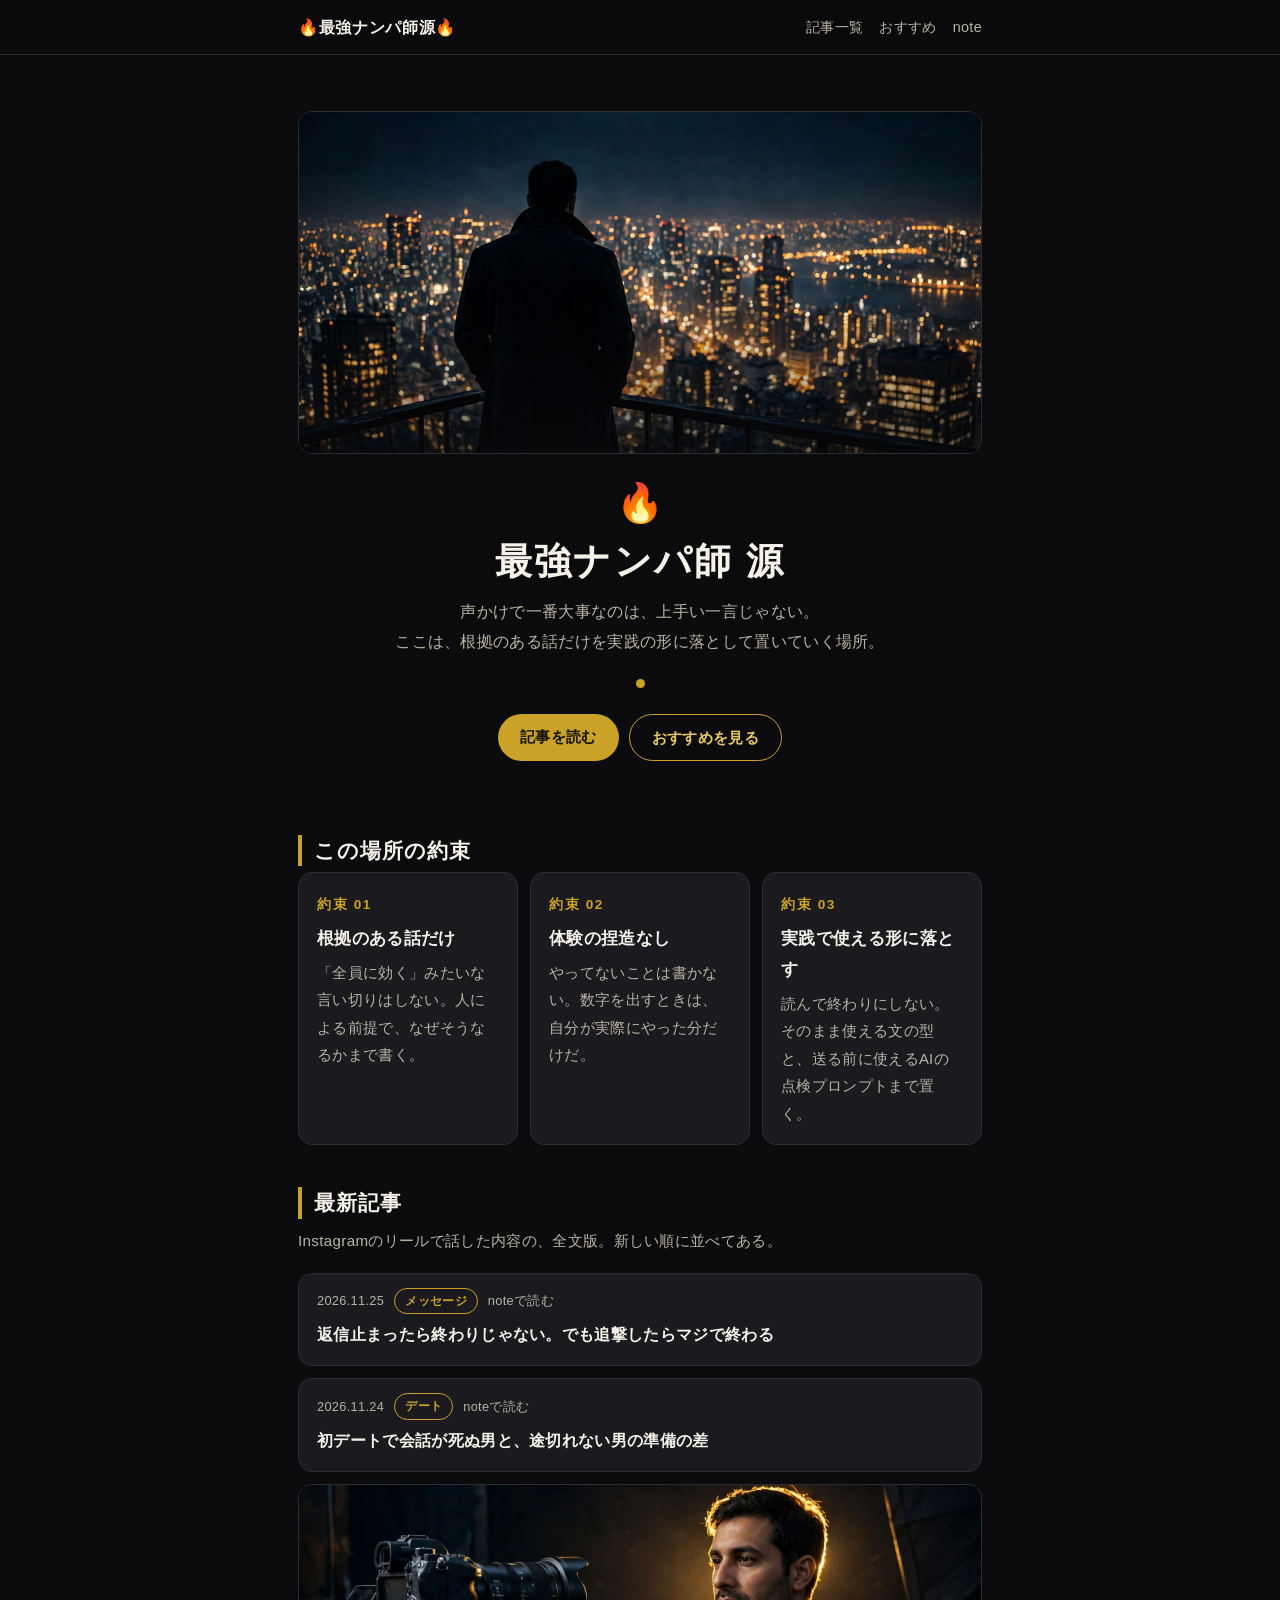
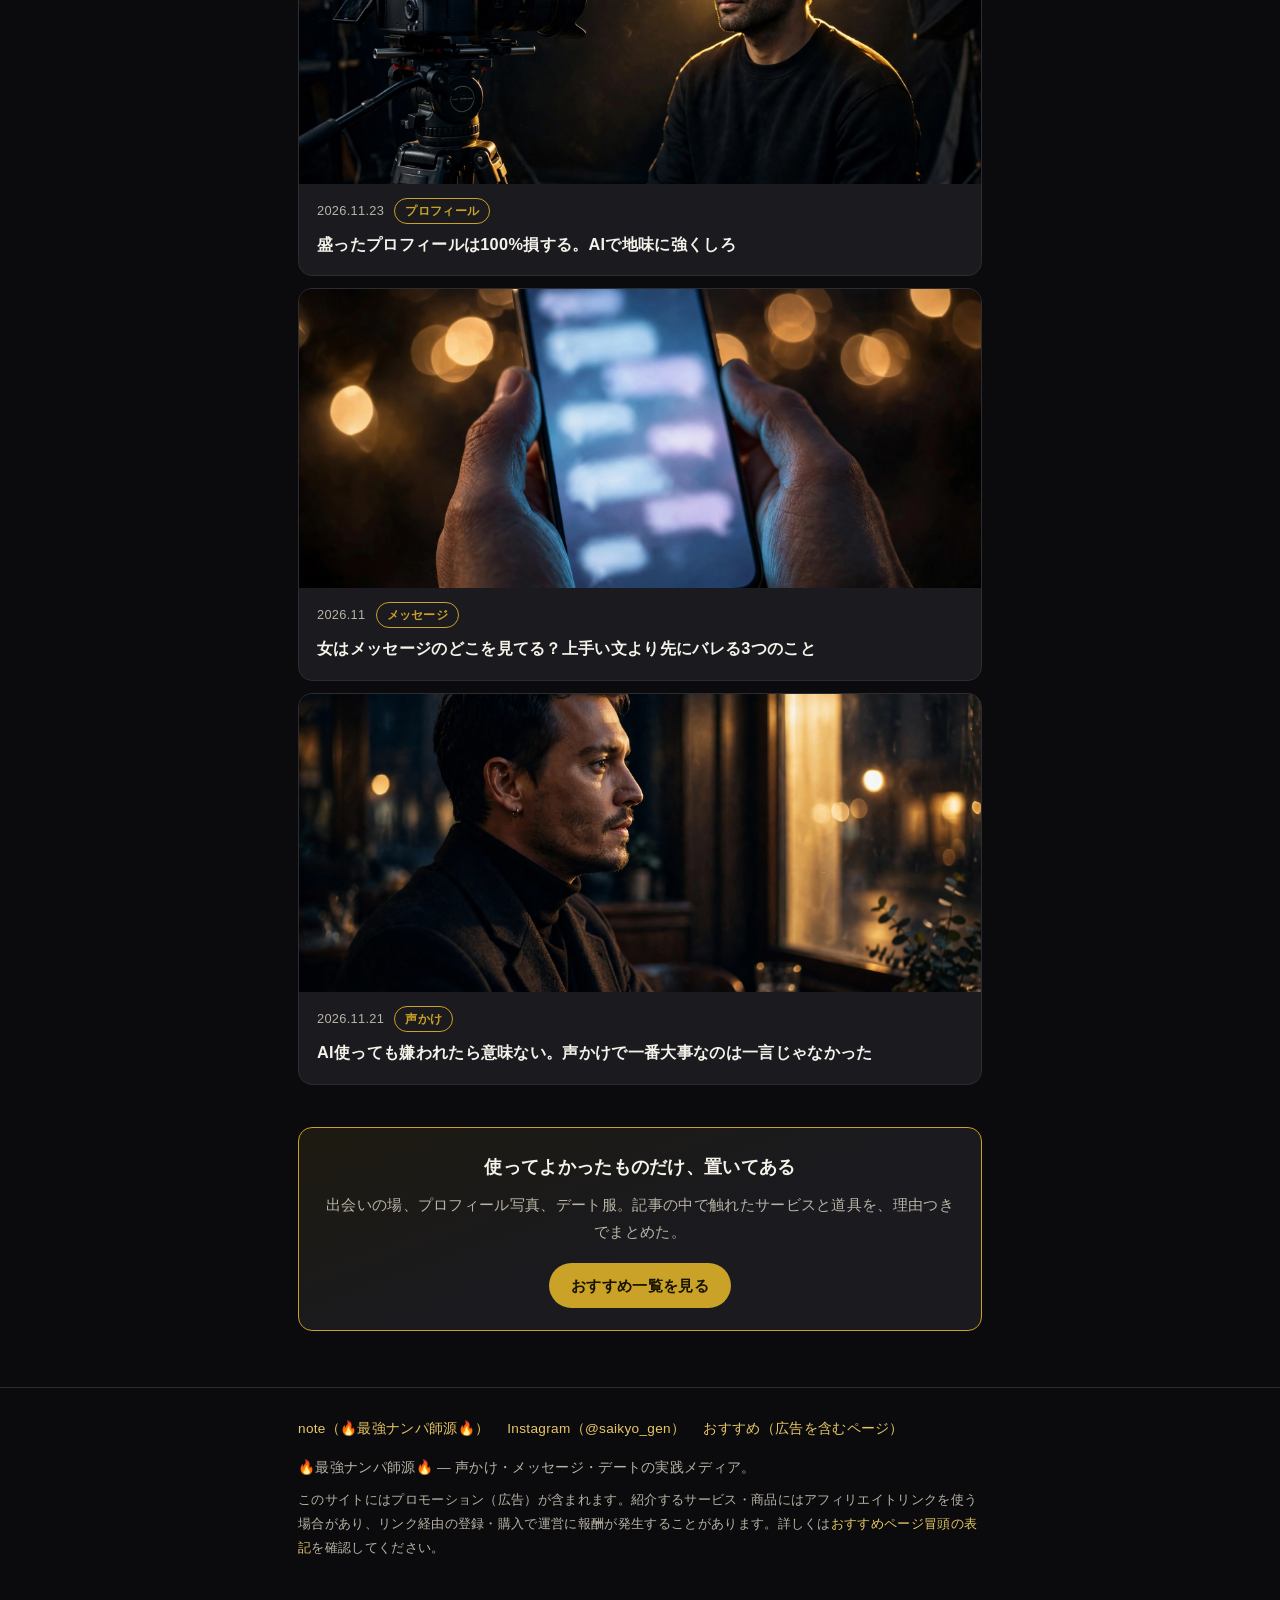
<file: index.html>
<!DOCTYPE html>
<html lang="ja">
<head>
<meta charset="UTF-8">
<meta name="viewport" content="width=device-width, initial-scale=1">
<title>🔥最強ナンパ師源🔥｜声かけ・メッセージ・デートの実践メディア</title>
<meta name="description" content="声かけ、メッセージ、プロフィール、初デート。根拠のある話だけを、実践で使える形で置いていく恋愛メディア。">
<link rel="stylesheet" href="style.css">
</head>
<body>

<header class="site-header">
  <div class="wrap">
    <a class="brand" href="index.html">🔥最強ナンパ師源🔥</a>
    <nav class="site-nav">
      <a href="ig.html">記事一覧</a>
      <a href="products.html">おすすめ</a>
      <a href="https://note.com/light_clover973">note</a>
    </nav>
  </div>
</header>

<main class="wrap">

  <section class="hero">
    <div class="hero-visual"><img src="img/hero.webp" alt="夜景を見渡す男性のシルエット"></div>
    <div class="flame">🔥</div>
    <h1>最強ナンパ師 源</h1>
    <p class="tagline">声かけで一番大事なのは、上手い一言じゃない。<br>ここは、根拠のある話だけを実践の形に落として置いていく場所。</p>
    <div class="gold-dot"></div>
    <div class="cta-row">
      <a class="btn" href="ig.html">記事を読む</a>
      <a class="btn btn-ghost" href="products.html">おすすめを見る</a>
    </div>
  </section>

  <section class="section">
    <h2>この場所の約束</h2>
    <div class="promises">
      <div class="promise reveal">
        <span class="num">約束 01</span>
        <h3>根拠のある話だけ</h3>
        <p>「全員に効く」みたいな言い切りはしない。人による前提で、なぜそうなるかまで書く。</p>
      </div>
      <div class="promise reveal">
        <span class="num">約束 02</span>
        <h3>体験の捏造なし</h3>
        <p>やってないことは書かない。数字を出すときは、自分が実際にやった分だけだ。</p>
      </div>
      <div class="promise reveal">
        <span class="num">約束 03</span>
        <h3>実践で使える形に落とす</h3>
        <p>読んで終わりにしない。そのまま使える文の型と、送る前に使えるAIの点検プロンプトまで置く。</p>
      </div>
    </div>
  </section>

  <section class="section">
    <h2>最新記事</h2>
    <p class="lead">Instagramのリールで話した内容の、全文版。新しい順に並べてある。</p>
    <ul class="article-list">
      <li class="article-item reveal">
        <a href="https://note.com/light_clover973/n/n527f3f31059d">
          <div class="item-body"><div class="article-meta"><time>2026.11.25</time><span class="cat">メッセージ</span><span>noteで読む</span></div>
          <span class="article-title">返信止まったら終わりじゃない。でも追撃したらマジで終わる</span>
          </div>
        </a>
      </li>
      <li class="article-item reveal">
        <a href="https://note.com/light_clover973/n/nc591de1a2098">
          <div class="item-body"><div class="article-meta"><time>2026.11.24</time><span class="cat">デート</span><span>noteで読む</span></div>
          <span class="article-title">初デートで会話が死ぬ男と、途切れない男の準備の差</span>
          </div>
        </a>
      </li>
      <li class="article-item reveal">
        <a href="articles/article3.html">
          <img class="thumb" src="img/article3.webp" alt="" loading="lazy">
          <div class="item-body"><div class="article-meta"><time>2026.11.23</time><span class="cat">プロフィール</span></div>
          <span class="article-title">盛ったプロフィールは100%損する。AIで地味に強くしろ</span>
          </div>
        </a>
      </li>
      <li class="article-item reveal">
        <a href="articles/article2.html">
          <img class="thumb" src="img/article2.webp" alt="" loading="lazy">
          <div class="item-body"><div class="article-meta"><time>2026.11</time><span class="cat">メッセージ</span></div>
          <span class="article-title">女はメッセージのどこを見てる？上手い文より先にバレる3つのこと</span>
          </div>
        </a>
      </li>
      <li class="article-item reveal">
        <a href="articles/article1.html">
          <img class="thumb" src="img/article1.webp" alt="" loading="lazy">
          <div class="item-body"><div class="article-meta"><time>2026.11.21</time><span class="cat">声かけ</span></div>
          <span class="article-title">AI使っても嫌われたら意味ない。声かけで一番大事なのは一言じゃなかった</span>
          </div>
        </a>
      </li>
    </ul>
  </section>

  <section class="section">
    <div class="funnel-card reveal">
      <h3>使ってよかったものだけ、置いてある</h3>
      <p>出会いの場、プロフィール写真、デート服。記事の中で触れたサービスと道具を、理由つきでまとめた。</p>
      <a class="btn" href="products.html">おすすめ一覧を見る</a>
    </div>
  </section>

</main>

<footer class="site-footer">
  <div class="wrap">
    <div class="foot-links">
      <a href="https://note.com/light_clover973">note（🔥最強ナンパ師源🔥）</a>
      <a href="https://www.instagram.com/saikyo_gen">Instagram（@saikyo_gen）</a>
      <a href="products.html">おすすめ（広告を含むページ）</a>
    </div>
    <p>🔥最強ナンパ師源🔥 — 声かけ・メッセージ・デートの実践メディア。</p>
    <p class="ad-note">このサイトにはプロモーション（広告）が含まれます。紹介するサービス・商品にはアフィリエイトリンクを使う場合があり、リンク経由の登録・購入で運営に報酬が発生することがあります。詳しくは<a href="products.html">おすすめページ冒頭の表記</a>を確認してください。</p>
  </div>
</footer>

<script src="anim.js"></script>
</body>
</html>
</file>
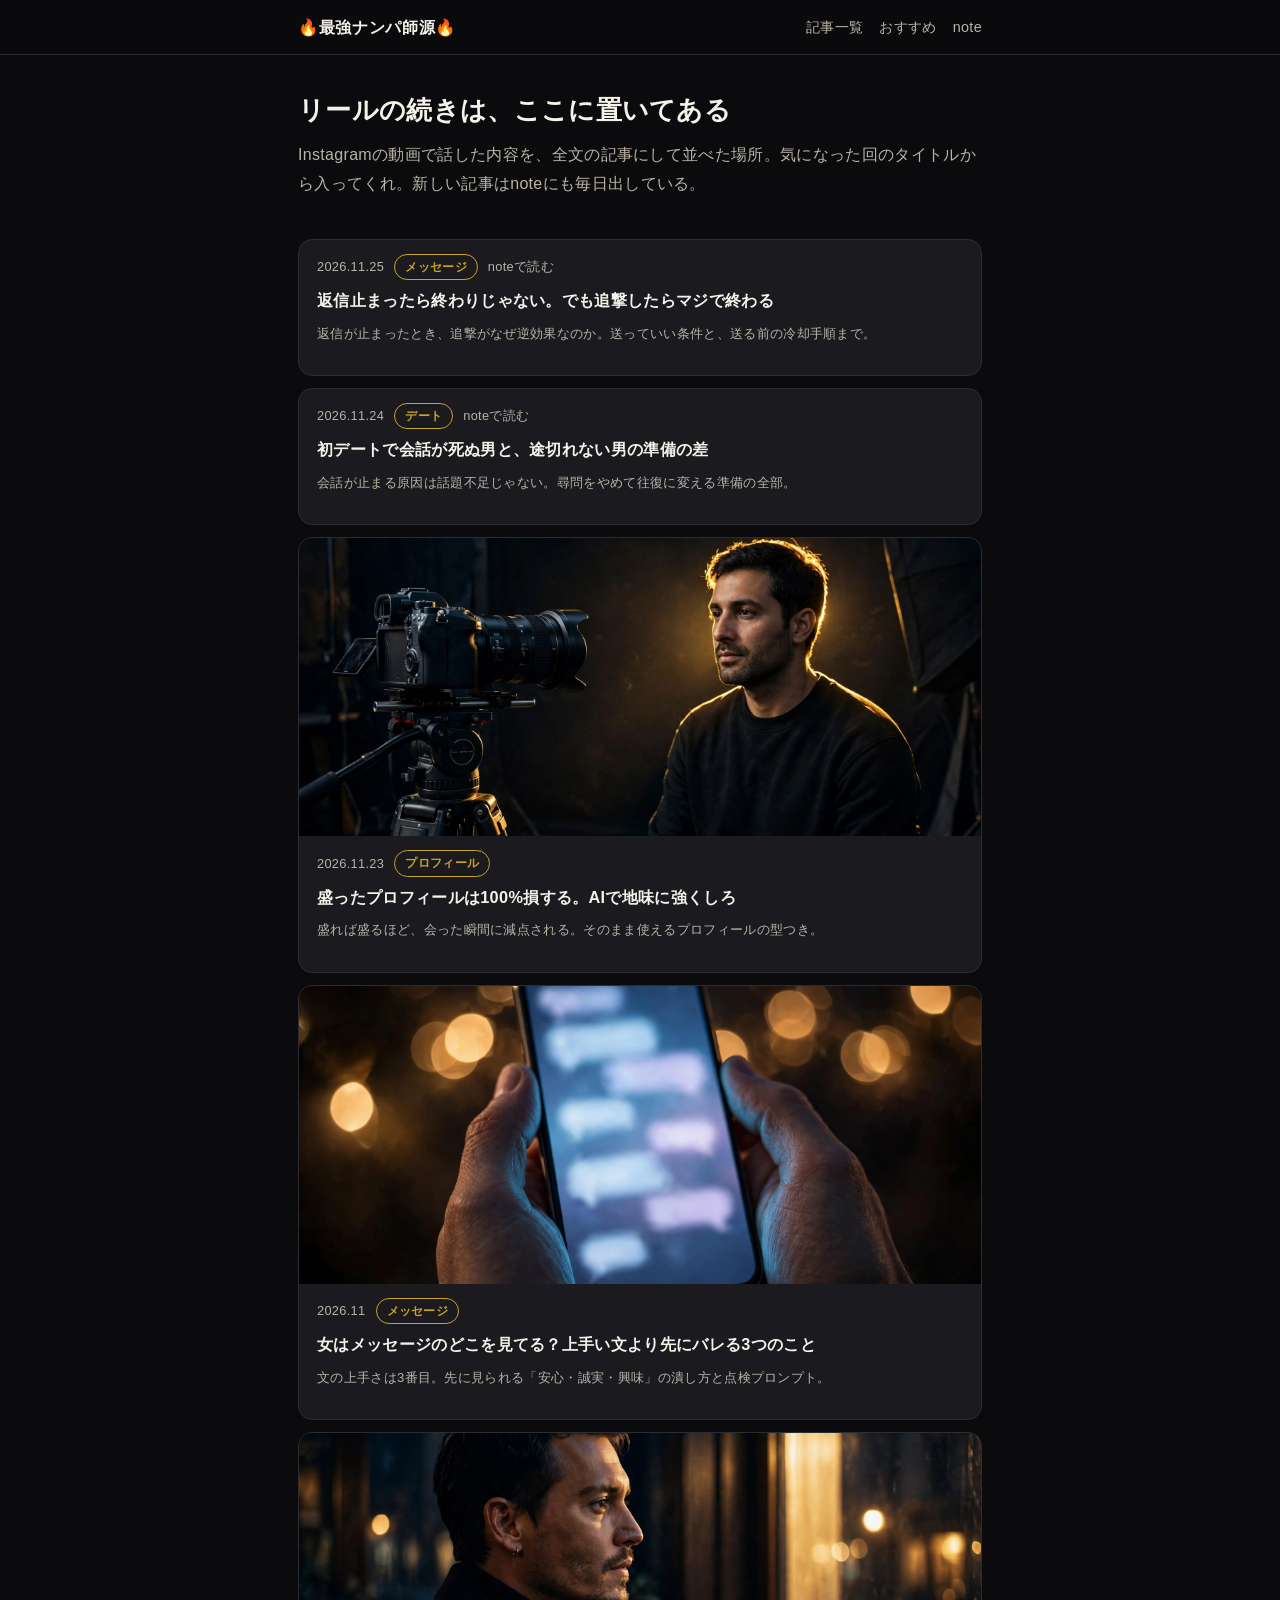
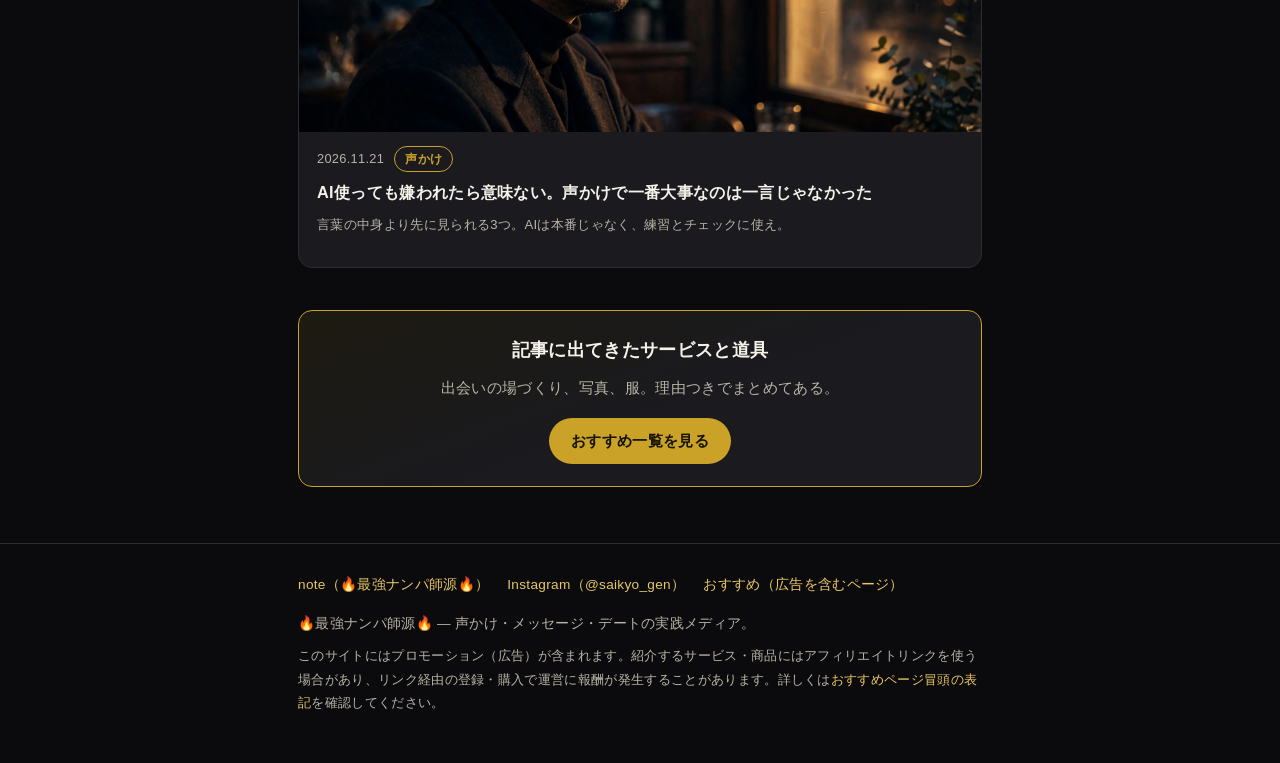
<file: ig.html>
<!DOCTYPE html>
<html lang="ja">
<head>
<meta charset="UTF-8">
<meta name="viewport" content="width=device-width, initial-scale=1">
<title>リールの続き、全記事ここにある｜🔥最強ナンパ師源🔥</title>
<meta name="description" content="Instagramのリールで話した内容の全文版。声かけ・メッセージ・プロフィール・デートの記事一覧。">
<link rel="stylesheet" href="style.css">
</head>
<body>

<header class="site-header">
  <div class="wrap">
    <a class="brand" href="index.html">🔥最強ナンパ師源🔥</a>
    <nav class="site-nav">
      <a href="ig.html">記事一覧</a>
      <a href="products.html">おすすめ</a>
      <a href="https://note.com/light_clover973">note</a>
    </nav>
  </div>
</header>

<main class="wrap">

  <section class="page-head">
    <h1>リールの続きは、ここに置いてある</h1>
    <p class="lead">Instagramの動画で話した内容を、全文の記事にして並べた場所。気になった回のタイトルから入ってくれ。新しい記事はnoteにも毎日出している。</p>
  </section>

  <section class="section">
    <ul class="article-list">
      <li class="article-item reveal">
        <a href="https://note.com/light_clover973/n/n527f3f31059d">
          <div class="item-body"><div class="article-meta"><time>2026.11.25</time><span class="cat">メッセージ</span><span>noteで読む</span></div>
          <span class="article-title">返信止まったら終わりじゃない。でも追撃したらマジで終わる</span>
          <p class="article-note">返信が止まったとき、追撃がなぜ逆効果なのか。送っていい条件と、送る前の冷却手順まで。</p>
          </div>
        </a>
      </li>
      <li class="article-item reveal">
        <a href="https://note.com/light_clover973/n/nc591de1a2098">
          <div class="item-body"><div class="article-meta"><time>2026.11.24</time><span class="cat">デート</span><span>noteで読む</span></div>
          <span class="article-title">初デートで会話が死ぬ男と、途切れない男の準備の差</span>
          <p class="article-note">会話が止まる原因は話題不足じゃない。尋問をやめて往復に変える準備の全部。</p>
          </div>
        </a>
      </li>
      <li class="article-item reveal">
        <a href="articles/article3.html">
          <img class="thumb" src="img/article3.webp" alt="" loading="lazy">
          <div class="item-body"><div class="article-meta"><time>2026.11.23</time><span class="cat">プロフィール</span></div>
          <span class="article-title">盛ったプロフィールは100%損する。AIで地味に強くしろ</span>
          <p class="article-note">盛れば盛るほど、会った瞬間に減点される。そのまま使えるプロフィールの型つき。</p>
          </div>
        </a>
      </li>
      <li class="article-item reveal">
        <a href="articles/article2.html">
          <img class="thumb" src="img/article2.webp" alt="" loading="lazy">
          <div class="item-body"><div class="article-meta"><time>2026.11</time><span class="cat">メッセージ</span></div>
          <span class="article-title">女はメッセージのどこを見てる？上手い文より先にバレる3つのこと</span>
          <p class="article-note">文の上手さは3番目。先に見られる「安心・誠実・興味」の潰し方と点検プロンプト。</p>
          </div>
        </a>
      </li>
      <li class="article-item reveal">
        <a href="articles/article1.html">
          <img class="thumb" src="img/article1.webp" alt="" loading="lazy">
          <div class="item-body"><div class="article-meta"><time>2026.11.21</time><span class="cat">声かけ</span></div>
          <span class="article-title">AI使っても嫌われたら意味ない。声かけで一番大事なのは一言じゃなかった</span>
          <p class="article-note">言葉の中身より先に見られる3つ。AIは本番じゃなく、練習とチェックに使え。</p>
          </div>
        </a>
      </li>
    </ul>
  </section>

  <section class="section">
    <div class="funnel-card reveal">
      <h3>記事に出てきたサービスと道具</h3>
      <p>出会いの場づくり、写真、服。理由つきでまとめてある。</p>
      <a class="btn" href="products.html">おすすめ一覧を見る</a>
    </div>
  </section>

</main>

<footer class="site-footer">
  <div class="wrap">
    <div class="foot-links">
      <a href="https://note.com/light_clover973">note（🔥最強ナンパ師源🔥）</a>
      <a href="https://www.instagram.com/saikyo_gen">Instagram（@saikyo_gen）</a>
      <a href="products.html">おすすめ（広告を含むページ）</a>
    </div>
    <p>🔥最強ナンパ師源🔥 — 声かけ・メッセージ・デートの実践メディア。</p>
    <p class="ad-note">このサイトにはプロモーション（広告）が含まれます。紹介するサービス・商品にはアフィリエイトリンクを使う場合があり、リンク経由の登録・購入で運営に報酬が発生することがあります。詳しくは<a href="products.html">おすすめページ冒頭の表記</a>を確認してください。</p>
  </div>
</footer>

<script src="anim.js"></script>
</body>
</html>
</file>
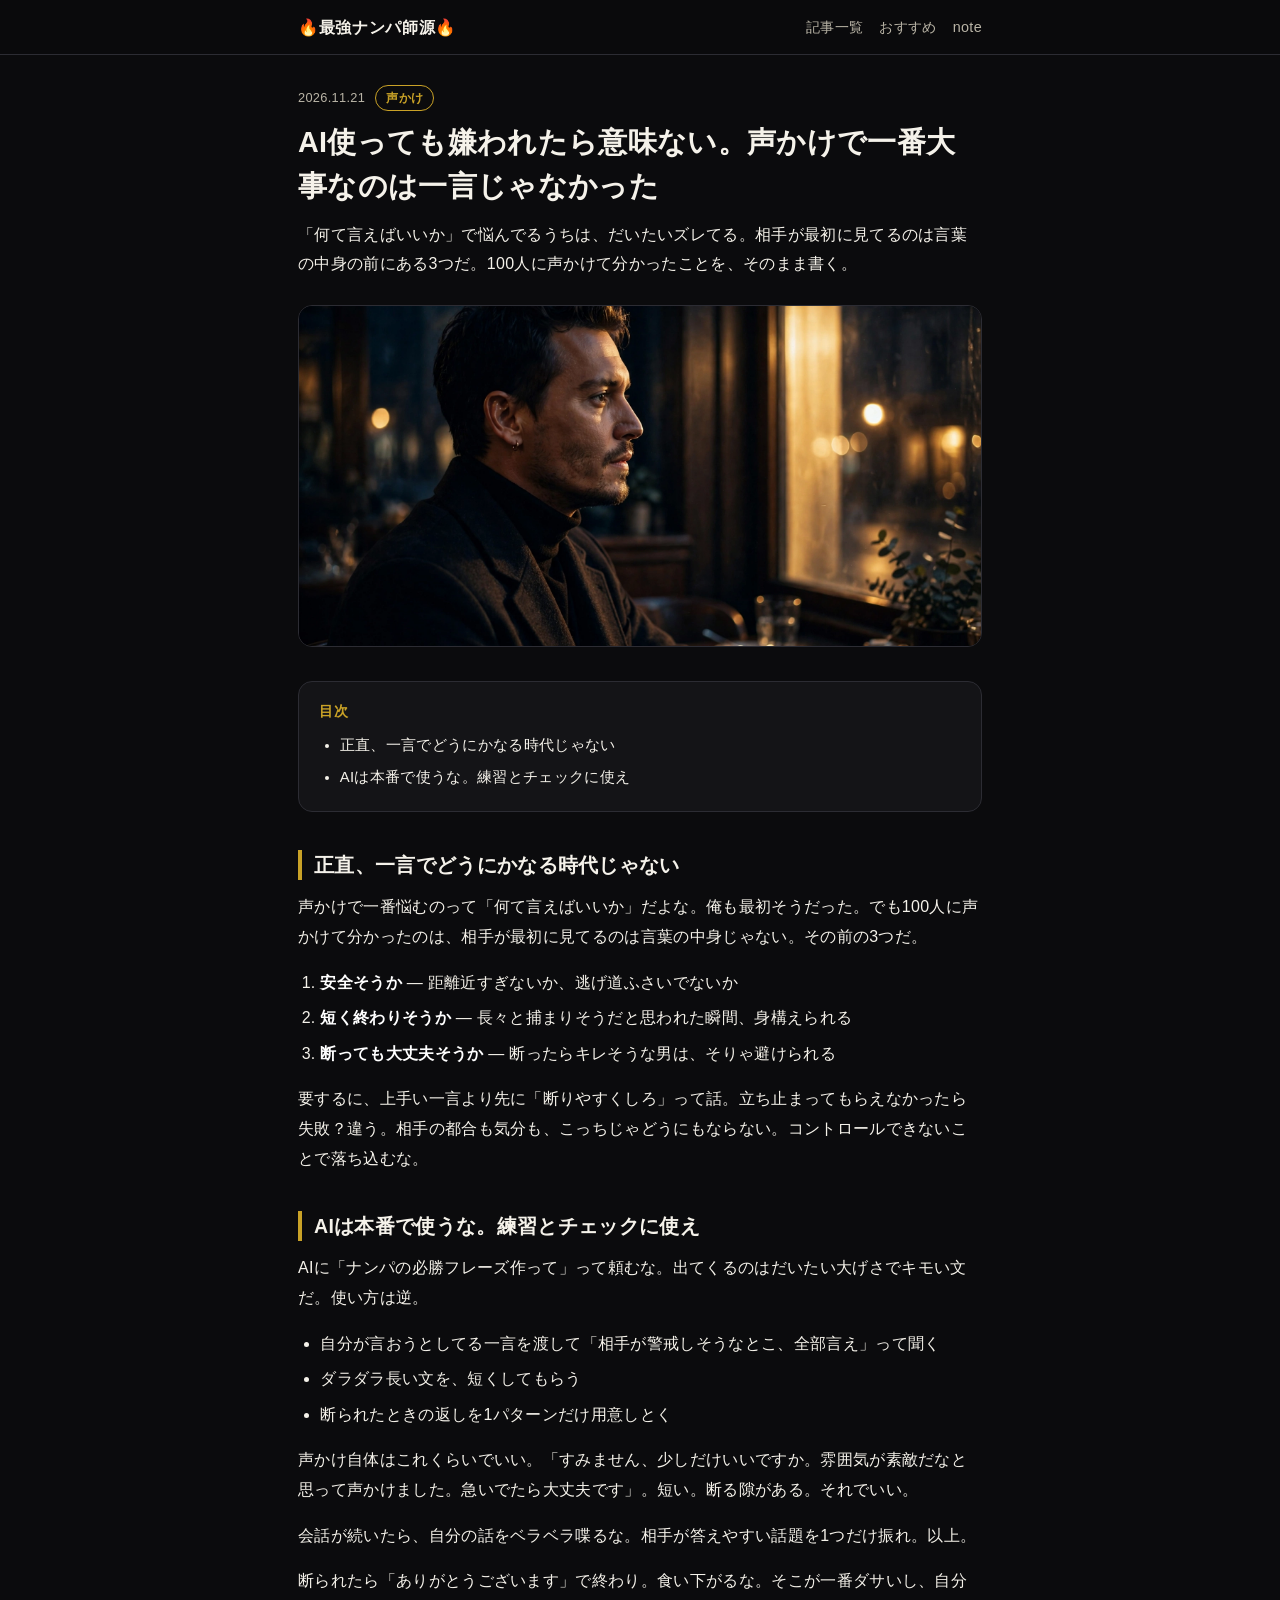
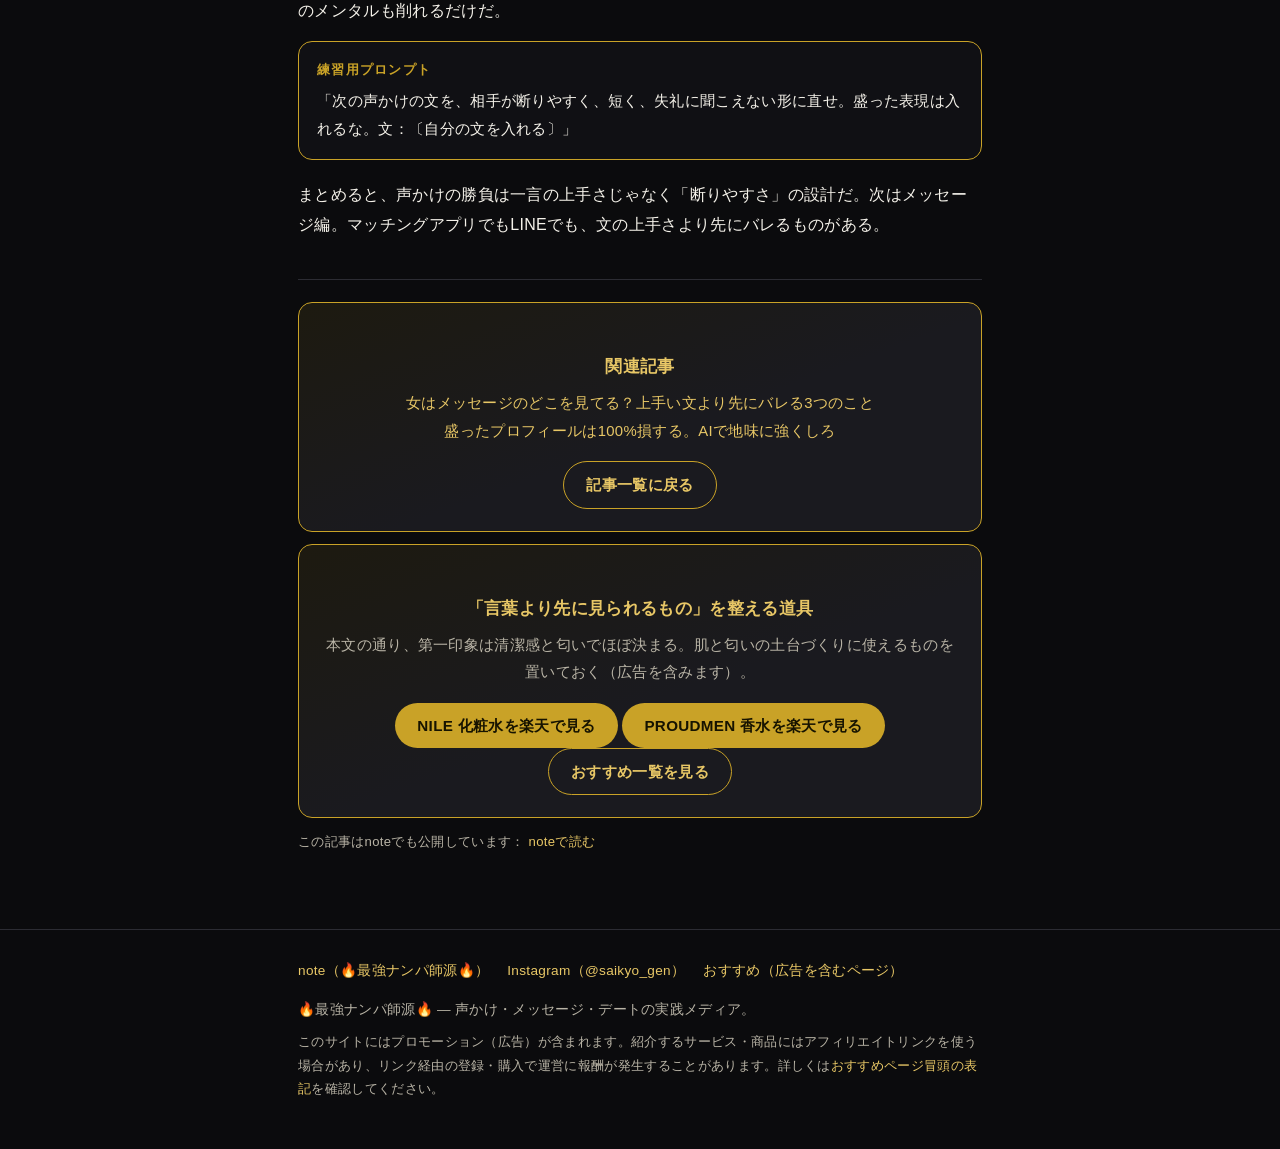
<file: articles/article1.html>
<!DOCTYPE html>
<html lang="ja">
<head>
<meta charset="UTF-8">
<meta name="viewport" content="width=device-width, initial-scale=1">
<title>AI使っても嫌われたら意味ない。声かけで一番大事なのは一言じゃなかった｜🔥最強ナンパ師源🔥</title>
<meta name="description" content="声かけで相手が最初に見ているのは、言葉の中身じゃない。その前の3つと、AIの正しい使い方（練習とチェック）を書いた。">
<link rel="stylesheet" href="../style.css">
</head>
<body>

<header class="site-header">
  <div class="wrap">
    <a class="brand" href="../index.html">🔥最強ナンパ師源🔥</a>
    <nav class="site-nav">
      <a href="../ig.html">記事一覧</a>
      <a href="../products.html">おすすめ</a>
      <a href="https://note.com/light_clover973">note</a>
    </nav>
  </div>
</header>

<main class="wrap">
  <article class="article-body">

    <div class="article-head">
      <div class="article-meta"><time>2026.11.21</time><span class="cat">声かけ</span></div>
      <h1>AI使っても嫌われたら意味ない。声かけで一番大事なのは一言じゃなかった</h1>
      <p>「何て言えばいいか」で悩んでるうちは、だいたいズレてる。相手が最初に見てるのは言葉の中身の前にある3つだ。100人に声かけて分かったことを、そのまま書く。</p>
    </div>

    <img class="cover-img" src="../img/article1.webp" alt="">

    <nav class="toc">
      <div class="toc-title">目次</div>
      <ul>
        <li><a href="#sec1">正直、一言でどうにかなる時代じゃない</a></li>
        <li><a href="#sec2">AIは本番で使うな。練習とチェックに使え</a></li>
      </ul>
    </nav>

    <h2 id="sec1">正直、一言でどうにかなる時代じゃない</h2>
    <p>声かけで一番悩むのって「何て言えばいいか」だよな。俺も最初そうだった。でも100人に声かけて分かったのは、相手が最初に見てるのは言葉の中身じゃない。その前の3つだ。</p>
    <ol>
      <li><strong>安全そうか</strong> — 距離近すぎないか、逃げ道ふさいでないか</li>
      <li><strong>短く終わりそうか</strong> — 長々と捕まりそうだと思われた瞬間、身構えられる</li>
      <li><strong>断っても大丈夫そうか</strong> — 断ったらキレそうな男は、そりゃ避けられる</li>
    </ol>
    <p>要するに、上手い一言より先に「断りやすくしろ」って話。立ち止まってもらえなかったら失敗？違う。相手の都合も気分も、こっちじゃどうにもならない。コントロールできないことで落ち込むな。</p>

    <h2 id="sec2">AIは本番で使うな。練習とチェックに使え</h2>
    <p>AIに「ナンパの必勝フレーズ作って」って頼むな。出てくるのはだいたい大げさでキモい文だ。使い方は逆。</p>
    <ul>
      <li>自分が言おうとしてる一言を渡して「相手が警戒しそうなとこ、全部言え」って聞く</li>
      <li>ダラダラ長い文を、短くしてもらう</li>
      <li>断られたときの返しを1パターンだけ用意しとく</li>
    </ul>
    <p>声かけ自体はこれくらいでいい。「すみません、少しだけいいですか。雰囲気が素敵だなと思って声かけました。急いでたら大丈夫です」。短い。断る隙がある。それでいい。</p>
    <p>会話が続いたら、自分の話をベラベラ喋るな。相手が答えやすい話題を1つだけ振れ。以上。</p>
    <p>断られたら「ありがとうございます」で終わり。食い下がるな。そこが一番ダサいし、自分のメンタルも削れるだけだ。</p>

    <div class="prompt-box">
      <span class="prompt-label">練習用プロンプト</span>
      <p>「次の声かけの文を、相手が断りやすく、短く、失礼に聞こえない形に直せ。盛った表現は入れるな。文：〔自分の文を入れる〕」</p>
    </div>

    <p>まとめると、声かけの勝負は一言の上手さじゃなく「断りやすさ」の設計だ。次はメッセージ編。マッチングアプリでもLINEでも、文の上手さより先にバレるものがある。</p>

    <div class="article-foot-nav">
      <div class="funnel-card reveal">
        <h3>関連記事</h3>
        <p><a href="article2.html">女はメッセージのどこを見てる？上手い文より先にバレる3つのこと</a><br>
        <a href="article3.html">盛ったプロフィールは100%損する。AIで地味に強くしろ</a></p>
        <a class="btn btn-ghost" href="../ig.html">記事一覧に戻る</a>
      </div>
      <div class="funnel-card reveal">
        <h3>「言葉より先に見られるもの」を整える道具</h3>
        <p>本文の通り、第一印象は清潔感と匂いでほぼ決まる。肌と匂いの土台づくりに使えるものを置いておく（広告を含みます）。</p>
        <a class="btn" href="https://a.r10.to/hYRMHV" target="_blank" rel="nofollow sponsored noopener">NILE 化粧水を楽天で見る</a>
        <a class="btn" href="https://a.r10.to/h9TDxo" target="_blank" rel="nofollow sponsored noopener">PROUDMEN 香水を楽天で見る</a>
        <a class="btn btn-ghost" href="../products.html">おすすめ一覧を見る</a>
      </div>
      <p class="article-note">この記事はnoteでも公開しています： <a href="https://note.com/light_clover973/n/n0038aebc4e3c">noteで読む</a></p>
    </div>

  </article>
</main>

<footer class="site-footer">
  <div class="wrap">
    <div class="foot-links">
      <a href="https://note.com/light_clover973">note（🔥最強ナンパ師源🔥）</a>
      <a href="https://www.instagram.com/saikyo_gen">Instagram（@saikyo_gen）</a>
      <a href="../products.html">おすすめ（広告を含むページ）</a>
    </div>
    <p>🔥最強ナンパ師源🔥 — 声かけ・メッセージ・デートの実践メディア。</p>
    <p class="ad-note">このサイトにはプロモーション（広告）が含まれます。紹介するサービス・商品にはアフィリエイトリンクを使う場合があり、リンク経由の登録・購入で運営に報酬が発生することがあります。詳しくは<a href="../products.html">おすすめページ冒頭の表記</a>を確認してください。</p>
  </div>
</footer>

<script src="../anim.js"></script>
</body>
</html>
</file>
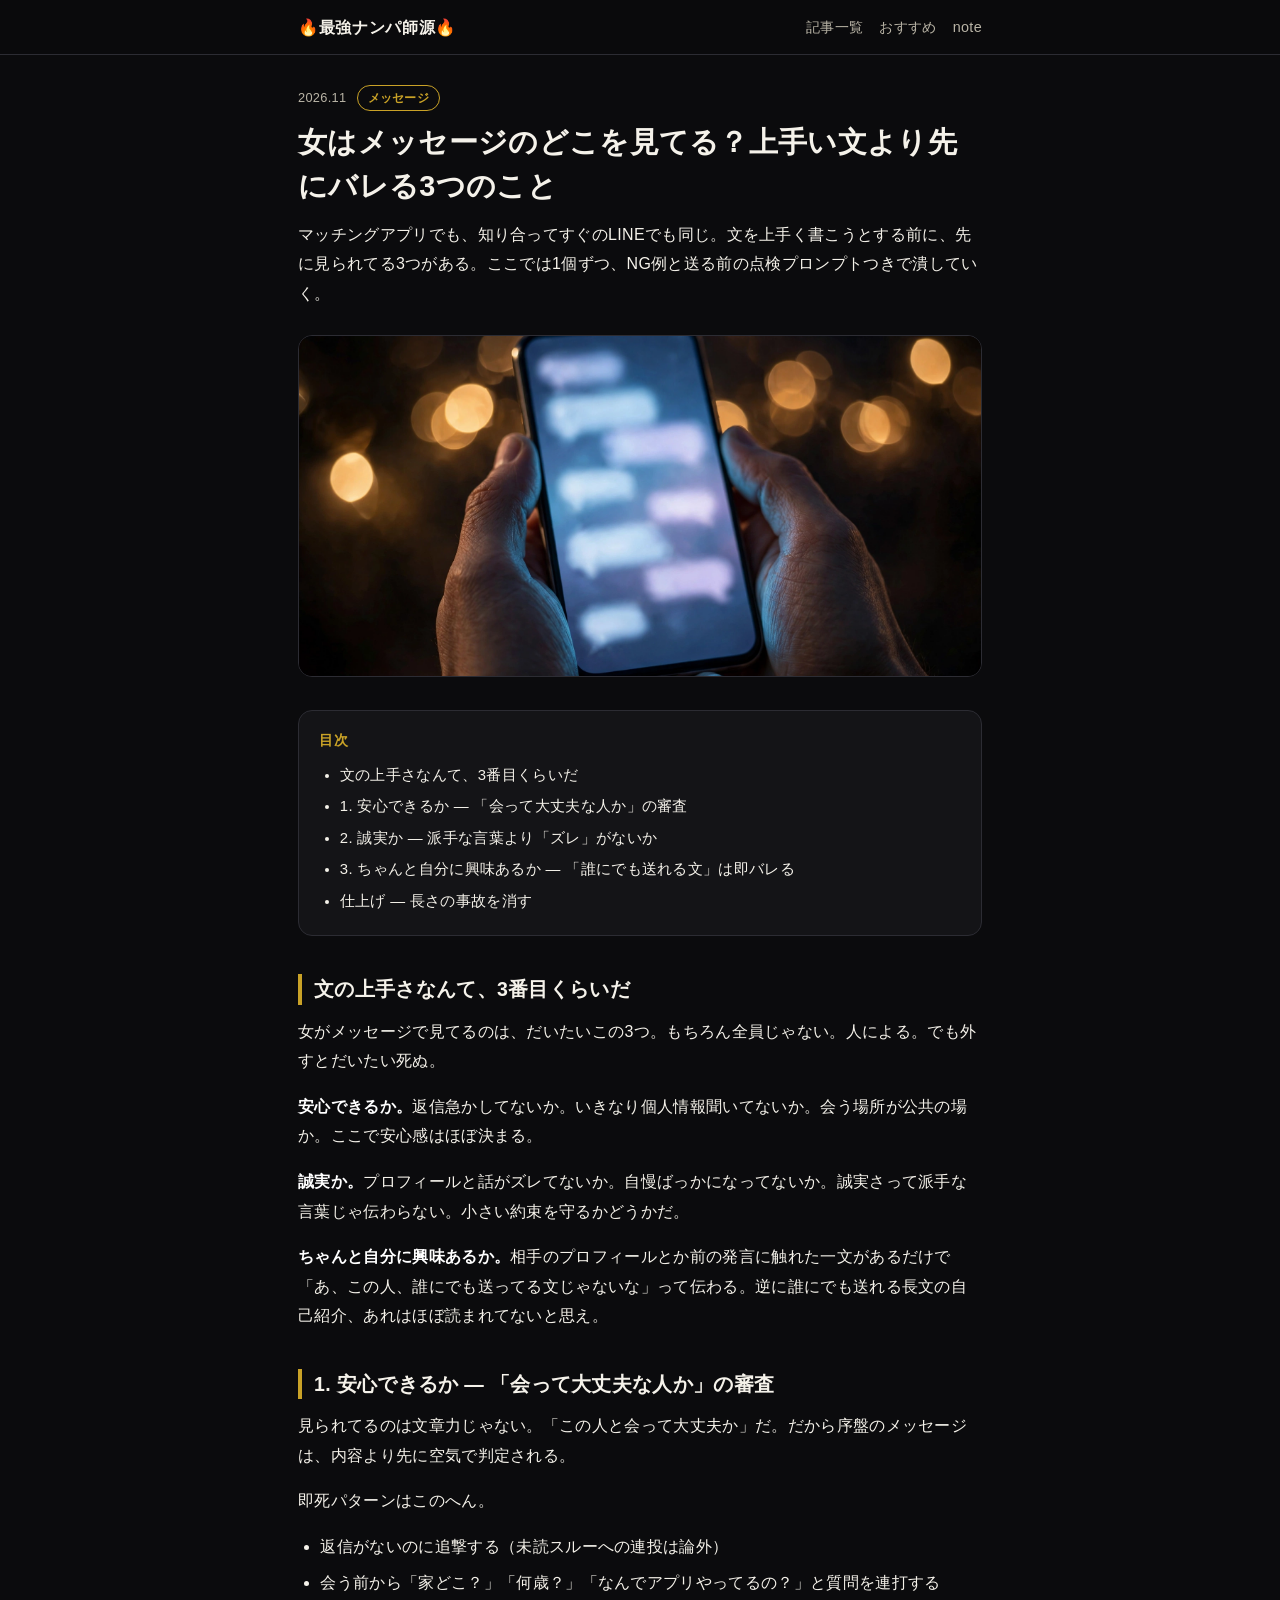
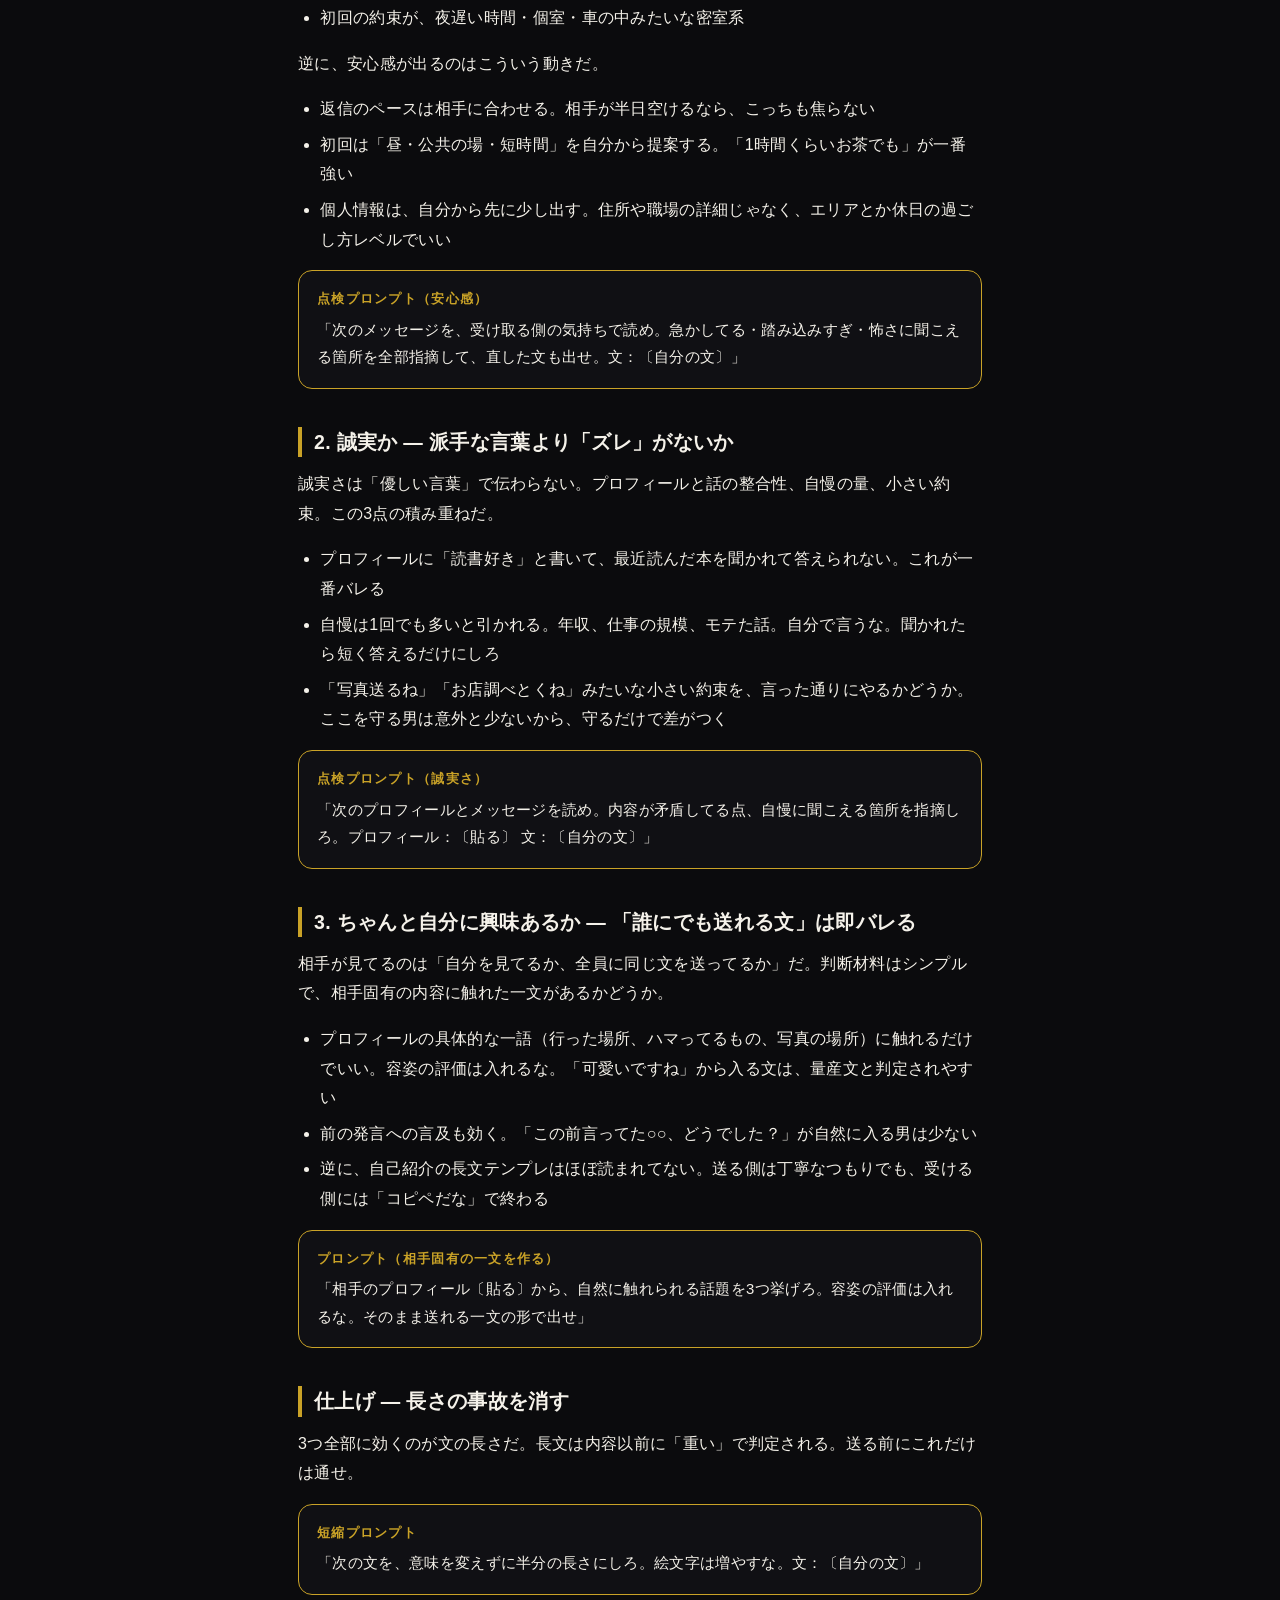
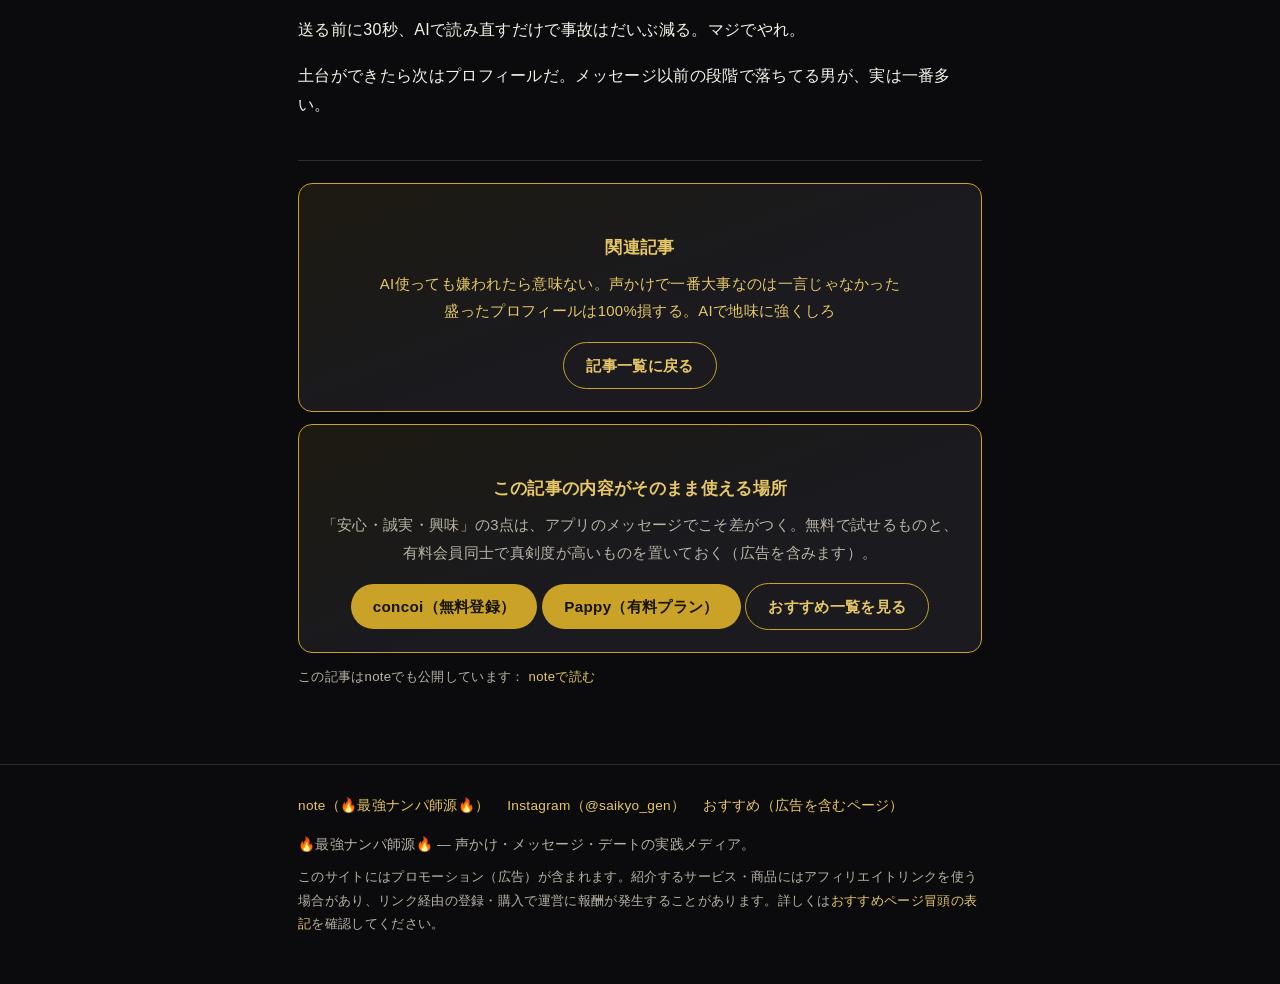
<file: articles/article2.html>
<!DOCTYPE html>
<html lang="ja">
<head>
<meta charset="UTF-8">
<meta name="viewport" content="width=device-width, initial-scale=1">
<title>女はメッセージのどこを見てる？上手い文より先にバレる3つのこと｜🔥最強ナンパ師源🔥</title>
<meta name="description" content="メッセージで見られているのは文章力じゃない。「安心できるか」「誠実か」「自分に興味があるか」の3つを、NG/OKと点検プロンプトで潰していく。">
<link rel="stylesheet" href="../style.css">
</head>
<body>

<header class="site-header">
  <div class="wrap">
    <a class="brand" href="../index.html">🔥最強ナンパ師源🔥</a>
    <nav class="site-nav">
      <a href="../ig.html">記事一覧</a>
      <a href="../products.html">おすすめ</a>
      <a href="https://note.com/light_clover973">note</a>
    </nav>
  </div>
</header>

<main class="wrap">
  <article class="article-body">

    <div class="article-head">
      <div class="article-meta"><time>2026.11</time><span class="cat">メッセージ</span></div>
      <h1>女はメッセージのどこを見てる？上手い文より先にバレる3つのこと</h1>
      <p>マッチングアプリでも、知り合ってすぐのLINEでも同じ。文を上手く書こうとする前に、先に見られてる3つがある。ここでは1個ずつ、NG例と送る前の点検プロンプトつきで潰していく。</p>
    </div>

    <img class="cover-img" src="../img/article2.webp" alt="">

    <nav class="toc">
      <div class="toc-title">目次</div>
      <ul>
        <li><a href="#intro">文の上手さなんて、3番目くらいだ</a></li>
        <li><a href="#sec1">1. 安心できるか — 「会って大丈夫な人か」の審査</a></li>
        <li><a href="#sec2">2. 誠実か — 派手な言葉より「ズレ」がないか</a></li>
        <li><a href="#sec3">3. ちゃんと自分に興味あるか — 「誰にでも送れる文」は即バレる</a></li>
        <li><a href="#sec4">仕上げ — 長さの事故を消す</a></li>
      </ul>
    </nav>

    <h2 id="intro">文の上手さなんて、3番目くらいだ</h2>
    <p>女がメッセージで見てるのは、だいたいこの3つ。もちろん全員じゃない。人による。でも外すとだいたい死ぬ。</p>
    <p><strong>安心できるか。</strong>返信急かしてないか。いきなり個人情報聞いてないか。会う場所が公共の場か。ここで安心感はほぼ決まる。</p>
    <p><strong>誠実か。</strong>プロフィールと話がズレてないか。自慢ばっかになってないか。誠実さって派手な言葉じゃ伝わらない。小さい約束を守るかどうかだ。</p>
    <p><strong>ちゃんと自分に興味あるか。</strong>相手のプロフィールとか前の発言に触れた一文があるだけで「あ、この人、誰にでも送ってる文じゃないな」って伝わる。逆に誰にでも送れる長文の自己紹介、あれはほぼ読まれてないと思え。</p>

    <h2 id="sec1">1. 安心できるか — 「会って大丈夫な人か」の審査</h2>
    <p>見られてるのは文章力じゃない。「この人と会って大丈夫か」だ。だから序盤のメッセージは、内容より先に空気で判定される。</p>
    <p>即死パターンはこのへん。</p>
    <ul>
      <li>返信がないのに追撃する（未読スルーへの連投は論外）</li>
      <li>会う前から「家どこ？」「何歳？」「なんでアプリやってるの？」と質問を連打する</li>
      <li>初回の約束が、夜遅い時間・個室・車の中みたいな密室系</li>
    </ul>
    <p>逆に、安心感が出るのはこういう動きだ。</p>
    <ul>
      <li>返信のペースは相手に合わせる。相手が半日空けるなら、こっちも焦らない</li>
      <li>初回は「昼・公共の場・短時間」を自分から提案する。「1時間くらいお茶でも」が一番強い</li>
      <li>個人情報は、自分から先に少し出す。住所や職場の詳細じゃなく、エリアとか休日の過ごし方レベルでいい</li>
    </ul>
    <div class="prompt-box">
      <span class="prompt-label">点検プロンプト（安心感）</span>
      <p>「次のメッセージを、受け取る側の気持ちで読め。急かしてる・踏み込みすぎ・怖さに聞こえる箇所を全部指摘して、直した文も出せ。文：〔自分の文〕」</p>
    </div>

    <h2 id="sec2">2. 誠実か — 派手な言葉より「ズレ」がないか</h2>
    <p>誠実さは「優しい言葉」で伝わらない。プロフィールと話の整合性、自慢の量、小さい約束。この3点の積み重ねだ。</p>
    <ul>
      <li>プロフィールに「読書好き」と書いて、最近読んだ本を聞かれて答えられない。これが一番バレる</li>
      <li>自慢は1回でも多いと引かれる。年収、仕事の規模、モテた話。自分で言うな。聞かれたら短く答えるだけにしろ</li>
      <li>「写真送るね」「お店調べとくね」みたいな小さい約束を、言った通りにやるかどうか。ここを守る男は意外と少ないから、守るだけで差がつく</li>
    </ul>
    <div class="prompt-box">
      <span class="prompt-label">点検プロンプト（誠実さ）</span>
      <p>「次のプロフィールとメッセージを読め。内容が矛盾してる点、自慢に聞こえる箇所を指摘しろ。プロフィール：〔貼る〕 文：〔自分の文〕」</p>
    </div>

    <h2 id="sec3">3. ちゃんと自分に興味あるか — 「誰にでも送れる文」は即バレる</h2>
    <p>相手が見てるのは「自分を見てるか、全員に同じ文を送ってるか」だ。判断材料はシンプルで、相手固有の内容に触れた一文があるかどうか。</p>
    <ul>
      <li>プロフィールの具体的な一語（行った場所、ハマってるもの、写真の場所）に触れるだけでいい。容姿の評価は入れるな。「可愛いですね」から入る文は、量産文と判定されやすい</li>
      <li>前の発言への言及も効く。「この前言ってた○○、どうでした？」が自然に入る男は少ない</li>
      <li>逆に、自己紹介の長文テンプレはほぼ読まれてない。送る側は丁寧なつもりでも、受ける側には「コピペだな」で終わる</li>
    </ul>
    <div class="prompt-box">
      <span class="prompt-label">プロンプト（相手固有の一文を作る）</span>
      <p>「相手のプロフィール〔貼る〕から、自然に触れられる話題を3つ挙げろ。容姿の評価は入れるな。そのまま送れる一文の形で出せ」</p>
    </div>

    <h2 id="sec4">仕上げ — 長さの事故を消す</h2>
    <p>3つ全部に効くのが文の長さだ。長文は内容以前に「重い」で判定される。送る前にこれだけは通せ。</p>
    <div class="prompt-box">
      <span class="prompt-label">短縮プロンプト</span>
      <p>「次の文を、意味を変えずに半分の長さにしろ。絵文字は増やすな。文：〔自分の文〕」</p>
    </div>
    <p>送る前に30秒、AIで読み直すだけで事故はだいぶ減る。マジでやれ。</p>
    <p>土台ができたら次はプロフィールだ。メッセージ以前の段階で落ちてる男が、実は一番多い。</p>

    <div class="article-foot-nav">
      <div class="funnel-card reveal">
        <h3>関連記事</h3>
        <p><a href="article1.html">AI使っても嫌われたら意味ない。声かけで一番大事なのは一言じゃなかった</a><br>
        <a href="article3.html">盛ったプロフィールは100%損する。AIで地味に強くしろ</a></p>
        <a class="btn btn-ghost" href="../ig.html">記事一覧に戻る</a>
      </div>
      <div class="funnel-card reveal">
        <h3>この記事の内容がそのまま使える場所</h3>
        <p>「安心・誠実・興味」の3点は、アプリのメッセージでこそ差がつく。無料で試せるものと、有料会員同士で真剣度が高いものを置いておく（広告を含みます）。</p>
        <a class="btn" href="https://px.a8.net/svt/ejp?a8mat=4BGR8Z+C6SIE2+1J1E+5YJRL" target="_blank" rel="nofollow sponsored noopener">concoi（無料登録）</a>
        <a class="btn" href="https://px.a8.net/svt/ejp?a8mat=4BGSTE+2P1P5M+22QA+NTJWY" target="_blank" rel="nofollow sponsored noopener">Pappy（有料プラン）</a>
        <a class="btn btn-ghost" href="../products.html">おすすめ一覧を見る</a>
      </div>
      <p class="article-note">この記事はnoteでも公開しています： <a href="https://note.com/light_clover973/n/n1a9a7a7dce35">noteで読む</a></p>
    </div>

  </article>
</main>

<footer class="site-footer">
  <div class="wrap">
    <div class="foot-links">
      <a href="https://note.com/light_clover973">note（🔥最強ナンパ師源🔥）</a>
      <a href="https://www.instagram.com/saikyo_gen">Instagram（@saikyo_gen）</a>
      <a href="../products.html">おすすめ（広告を含むページ）</a>
    </div>
    <p>🔥最強ナンパ師源🔥 — 声かけ・メッセージ・デートの実践メディア。</p>
    <p class="ad-note">このサイトにはプロモーション（広告）が含まれます。紹介するサービス・商品にはアフィリエイトリンクを使う場合があり、リンク経由の登録・購入で運営に報酬が発生することがあります。詳しくは<a href="../products.html">おすすめページ冒頭の表記</a>を確認してください。</p>
  </div>
</footer>

<script src="../anim.js"></script>
</body>
</html>
</file>
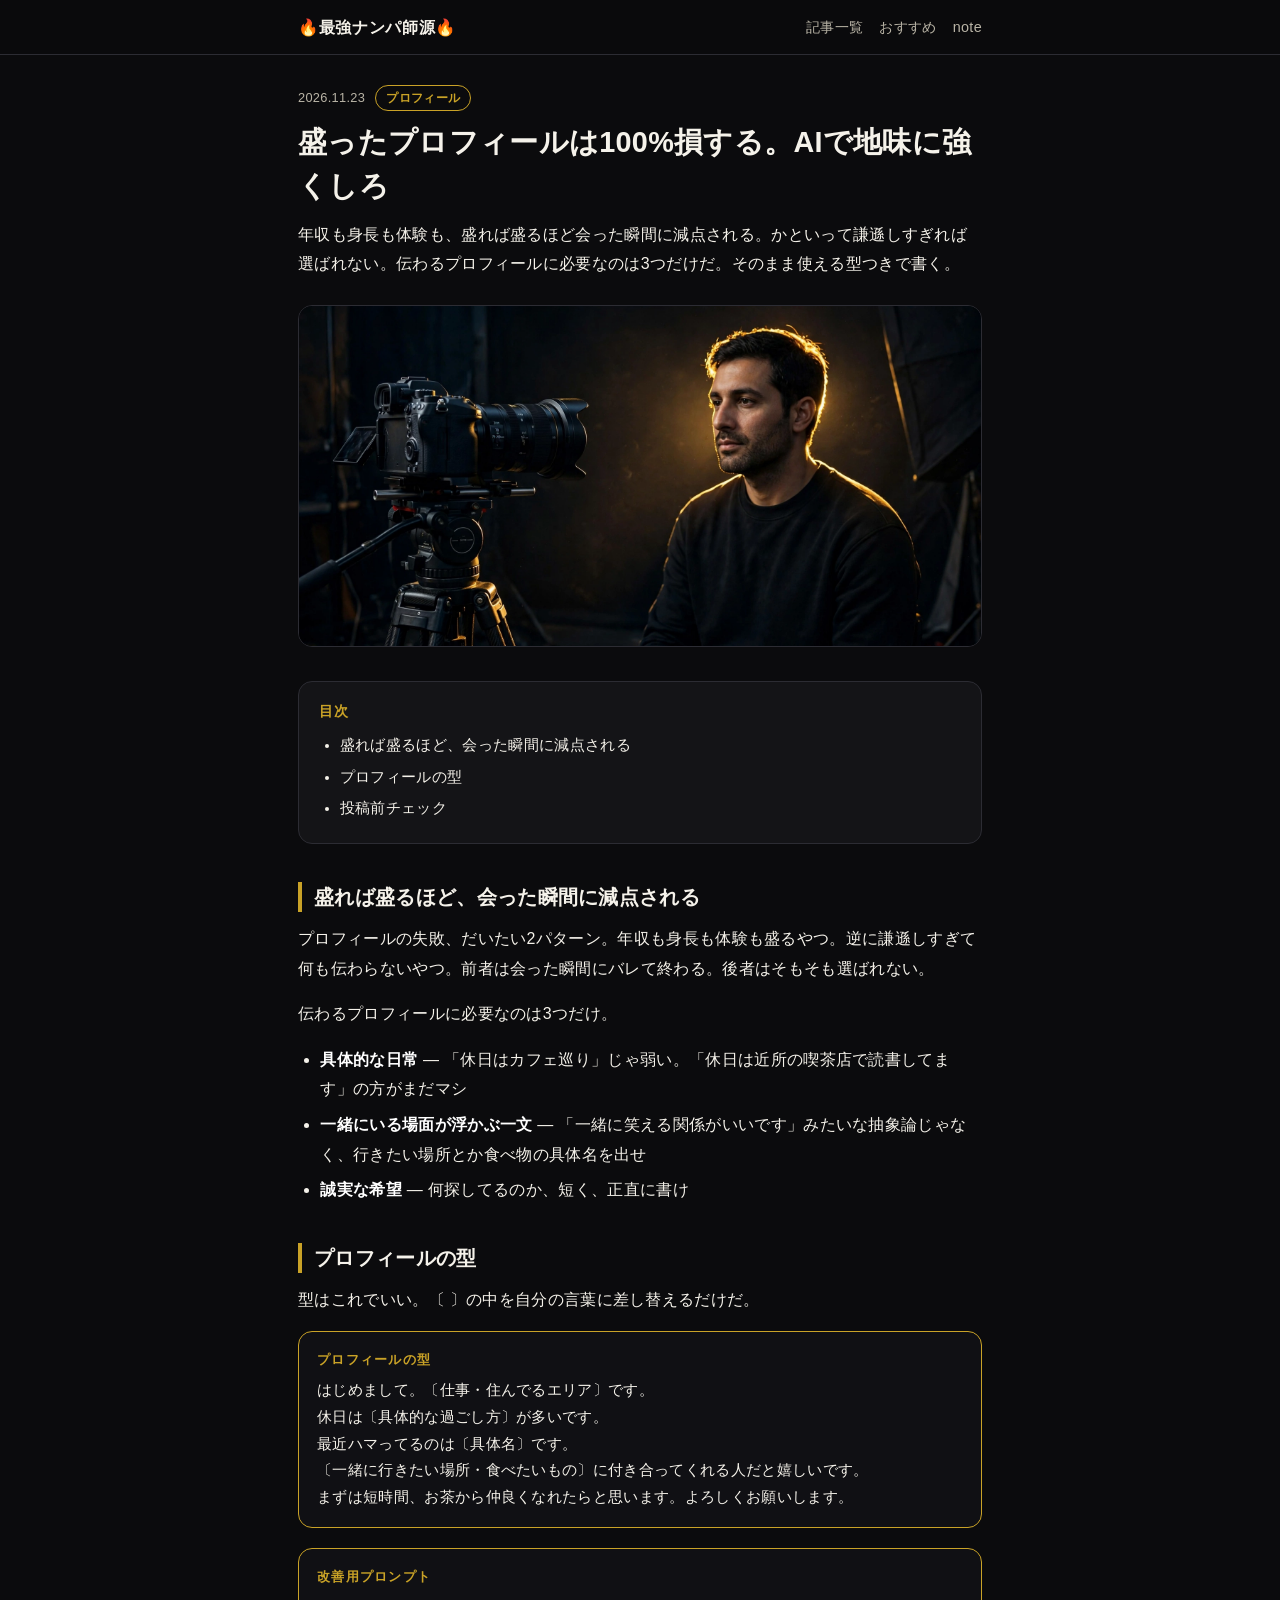
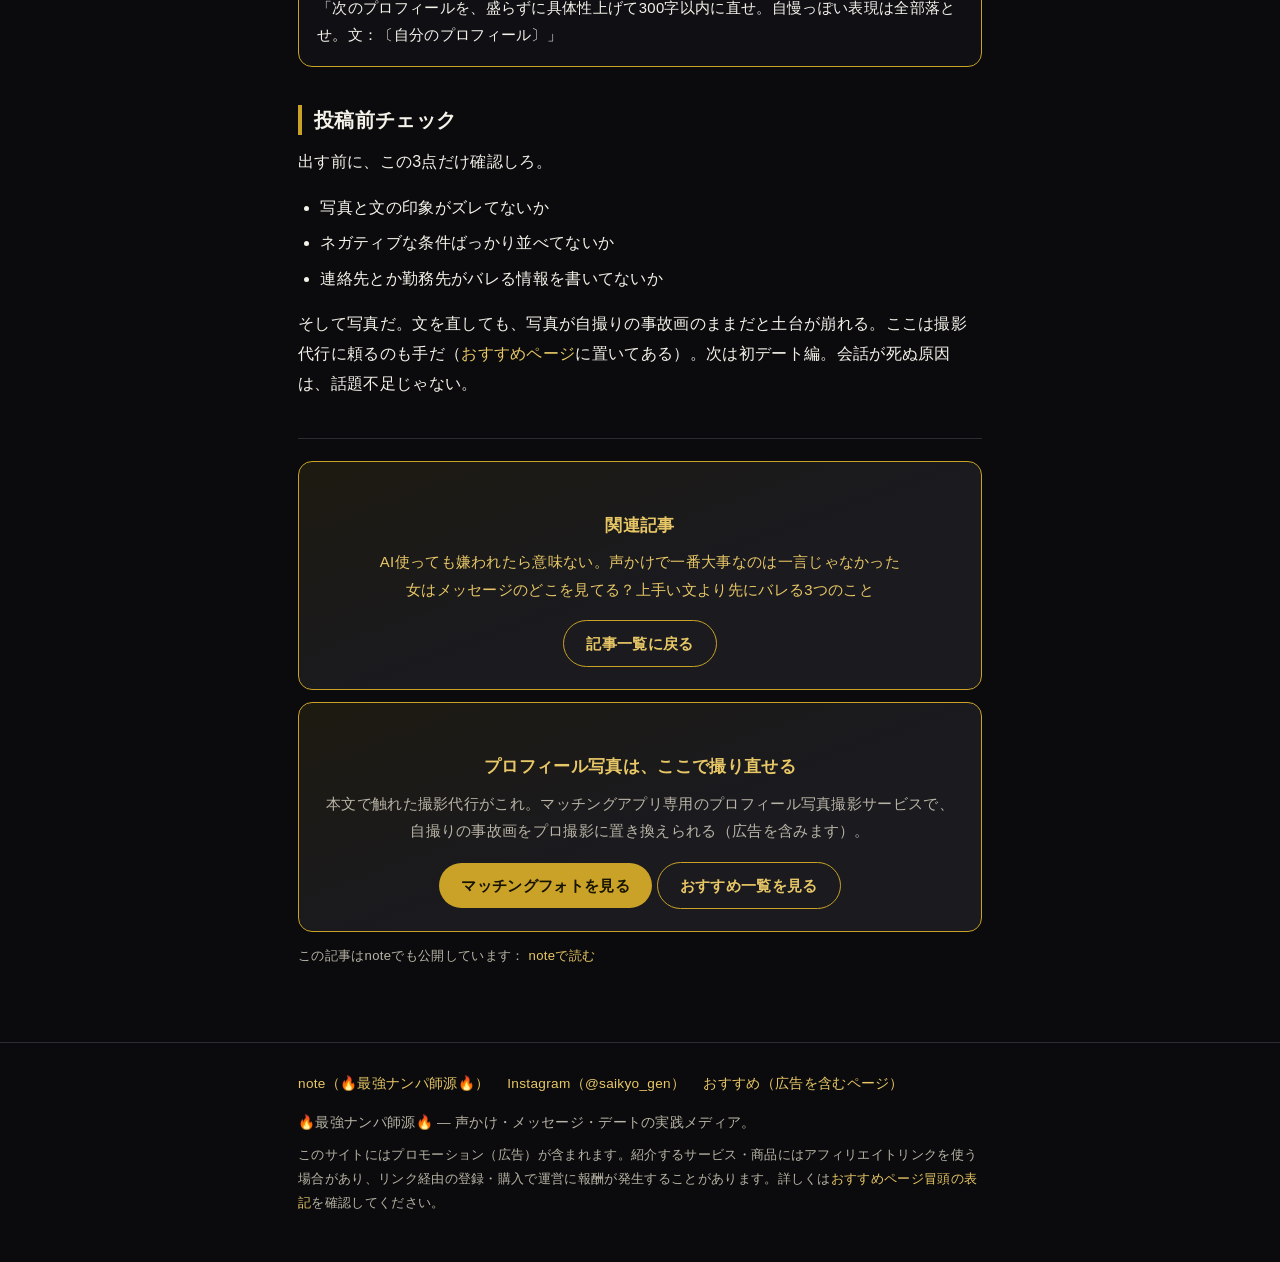
<file: articles/article3.html>
<!DOCTYPE html>
<html lang="ja">
<head>
<meta charset="UTF-8">
<meta name="viewport" content="width=device-width, initial-scale=1">
<title>盛ったプロフィールは100%損する。AIで地味に強くしろ｜🔥最強ナンパ師源🔥</title>
<meta name="description" content="プロフィールの失敗は「盛る」か「何も伝わらない」かの2択。伝わるプロフィールの3要素と、そのまま使える型・改善プロンプト・投稿前チェック。">
<link rel="stylesheet" href="../style.css">
</head>
<body>

<header class="site-header">
  <div class="wrap">
    <a class="brand" href="../index.html">🔥最強ナンパ師源🔥</a>
    <nav class="site-nav">
      <a href="../ig.html">記事一覧</a>
      <a href="../products.html">おすすめ</a>
      <a href="https://note.com/light_clover973">note</a>
    </nav>
  </div>
</header>

<main class="wrap">
  <article class="article-body">

    <div class="article-head">
      <div class="article-meta"><time>2026.11.23</time><span class="cat">プロフィール</span></div>
      <h1>盛ったプロフィールは100%損する。AIで地味に強くしろ</h1>
      <p>年収も身長も体験も、盛れば盛るほど会った瞬間に減点される。かといって謙遜しすぎれば選ばれない。伝わるプロフィールに必要なのは3つだけだ。そのまま使える型つきで書く。</p>
    </div>

    <img class="cover-img" src="../img/article3.webp" alt="">

    <nav class="toc">
      <div class="toc-title">目次</div>
      <ul>
        <li><a href="#intro">盛れば盛るほど、会った瞬間に減点される</a></li>
        <li><a href="#sec1">プロフィールの型</a></li>
        <li><a href="#sec2">投稿前チェック</a></li>
      </ul>
    </nav>

    <h2 id="intro">盛れば盛るほど、会った瞬間に減点される</h2>
    <p>プロフィールの失敗、だいたい2パターン。年収も身長も体験も盛るやつ。逆に謙遜しすぎて何も伝わらないやつ。前者は会った瞬間にバレて終わる。後者はそもそも選ばれない。</p>
    <p>伝わるプロフィールに必要なのは3つだけ。</p>
    <ul>
      <li><strong>具体的な日常</strong> — 「休日はカフェ巡り」じゃ弱い。「休日は近所の喫茶店で読書してます」の方がまだマシ</li>
      <li><strong>一緒にいる場面が浮かぶ一文</strong> — 「一緒に笑える関係がいいです」みたいな抽象論じゃなく、行きたい場所とか食べ物の具体名を出せ</li>
      <li><strong>誠実な希望</strong> — 何探してるのか、短く、正直に書け</li>
    </ul>

    <h2 id="sec1">プロフィールの型</h2>
    <p>型はこれでいい。〔 〕の中を自分の言葉に差し替えるだけだ。</p>
    <div class="prompt-box">
      <span class="prompt-label">プロフィールの型</span>
      <pre>はじめまして。〔仕事・住んでるエリア〕です。
休日は〔具体的な過ごし方〕が多いです。
最近ハマってるのは〔具体名〕です。
〔一緒に行きたい場所・食べたいもの〕に付き合ってくれる人だと嬉しいです。
まずは短時間、お茶から仲良くなれたらと思います。よろしくお願いします。</pre>
    </div>
    <div class="prompt-box">
      <span class="prompt-label">改善用プロンプト</span>
      <p>「次のプロフィールを、盛らずに具体性上げて300字以内に直せ。自慢っぽい表現は全部落とせ。文：〔自分のプロフィール〕」</p>
    </div>

    <h2 id="sec2">投稿前チェック</h2>
    <p>出す前に、この3点だけ確認しろ。</p>
    <ul>
      <li>写真と文の印象がズレてないか</li>
      <li>ネガティブな条件ばっかり並べてないか</li>
      <li>連絡先とか勤務先がバレる情報を書いてないか</li>
    </ul>
    <p>そして写真だ。文を直しても、写真が自撮りの事故画のままだと土台が崩れる。ここは撮影代行に頼るのも手だ（<a href="../products.html">おすすめページ</a>に置いてある）。次は初デート編。会話が死ぬ原因は、話題不足じゃない。</p>

    <div class="article-foot-nav">
      <div class="funnel-card reveal">
        <h3>関連記事</h3>
        <p><a href="article1.html">AI使っても嫌われたら意味ない。声かけで一番大事なのは一言じゃなかった</a><br>
        <a href="article2.html">女はメッセージのどこを見てる？上手い文より先にバレる3つのこと</a></p>
        <a class="btn btn-ghost" href="../ig.html">記事一覧に戻る</a>
      </div>
      <div class="funnel-card reveal">
        <h3>プロフィール写真は、ここで撮り直せる</h3>
        <p>本文で触れた撮影代行がこれ。マッチングアプリ専用のプロフィール写真撮影サービスで、自撮りの事故画をプロ撮影に置き換えられる（広告を含みます）。</p>
        <a class="btn" href="https://px.a8.net/svt/ejp?a8mat=4BGR8Z+C7DXZU+4MM2+5YJRM" target="_blank" rel="nofollow sponsored noopener">マッチングフォトを見る</a>
        <a class="btn btn-ghost" href="../products.html">おすすめ一覧を見る</a>
      </div>
      <p class="article-note">この記事はnoteでも公開しています： <a href="https://note.com/light_clover973/n/ned5623918aea">noteで読む</a></p>
    </div>

  </article>
</main>

<footer class="site-footer">
  <div class="wrap">
    <div class="foot-links">
      <a href="https://note.com/light_clover973">note（🔥最強ナンパ師源🔥）</a>
      <a href="https://www.instagram.com/saikyo_gen">Instagram（@saikyo_gen）</a>
      <a href="../products.html">おすすめ（広告を含むページ）</a>
    </div>
    <p>🔥最強ナンパ師源🔥 — 声かけ・メッセージ・デートの実践メディア。</p>
    <p class="ad-note">このサイトにはプロモーション（広告）が含まれます。紹介するサービス・商品にはアフィリエイトリンクを使う場合があり、リンク経由の登録・購入で運営に報酬が発生することがあります。詳しくは<a href="../products.html">おすすめページ冒頭の表記</a>を確認してください。</p>
  </div>
</footer>

<script src="../anim.js"></script>
</body>
</html>
</file>
<file: style.css>
/* 🔥最強ナンパ師源🔥 自前サイト
   黒背景 × 白文字 × 金アクセント。モバイルファースト、外部依存なし。 */

:root {
  --bg: #0b0b0d;
  --bg-soft: #141417;
  --bg-card: #1a1a1f;
  --line: #2c2c33;
  --text: #f5f2ea;
  --text-dim: #b9b4a6;
  --gold: #c9a227;
  --gold-bright: #e8c766;
  --radius: 14px;
}

* { box-sizing: border-box; }

html { -webkit-text-size-adjust: 100%; }

body {
  margin: 0;
  background: var(--bg);
  color: var(--text);
  font-family: "Hiragino Kaku Gothic ProN", "Hiragino Sans",
    "Noto Sans JP", "Yu Gothic UI", "Yu Gothic", Meiryo, sans-serif;
  font-size: 16px;
  line-height: 1.85;
  letter-spacing: 0.02em;
}

a { color: var(--gold-bright); text-decoration: none; }
a:hover { text-decoration: underline; }

img { max-width: 100%; height: auto; }

.wrap {
  max-width: 720px;
  margin: 0 auto;
  padding: 0 18px;
}

/* ---------- ヘッダー ---------- */
.site-header {
  border-bottom: 1px solid var(--line);
  background: rgba(11, 11, 13, 0.96);
  position: sticky;
  top: 0;
  z-index: 10;
}
.site-header .wrap {
  display: flex;
  align-items: center;
  justify-content: space-between;
  gap: 12px;
  padding-top: 12px;
  padding-bottom: 12px;
}
.brand {
  color: var(--text);
  font-weight: 800;
  font-size: 1.02rem;
  letter-spacing: 0.04em;
  white-space: nowrap;
}
.brand:hover { text-decoration: none; color: var(--gold-bright); }
.site-nav { display: flex; gap: 16px; font-size: 0.9rem; }
.site-nav a { color: var(--text-dim); }
.site-nav a:hover { color: var(--gold-bright); text-decoration: none; }

/* ---------- ヒーロー ---------- */
.hero {
  text-align: center;
  padding: 56px 0 40px;
}
.hero .flame { font-size: 2.4rem; line-height: 1; }
.hero h1 {
  margin: 14px 0 6px;
  font-size: 1.9rem;
  font-weight: 900;
  letter-spacing: 0.06em;
  line-height: 1.35;
}
.hero .tagline {
  color: var(--text-dim);
  font-size: 1.02rem;
  margin: 10px 0 0;
}
.hero .gold-dot {
  width: 9px; height: 9px; border-radius: 50%;
  background: var(--gold);
  margin: 22px auto 0;
}
.hero .cta-row {
  display: flex; gap: 10px; justify-content: center; flex-wrap: wrap;
  margin-top: 26px;
}

/* ---------- ボタン ---------- */
.btn {
  display: inline-block;
  background: var(--gold);
  color: #161300;
  font-weight: 800;
  padding: 12px 22px;
  border-radius: 999px;
  font-size: 0.95rem;
  line-height: 1.4;
}
.btn:hover { background: var(--gold-bright); text-decoration: none; }
.btn-ghost {
  background: transparent;
  color: var(--gold-bright);
  border: 1px solid var(--gold);
}
.btn-ghost:hover { background: rgba(201, 162, 39, 0.12); }
.btn-placeholder {
  display: inline-block;
  border: 1px dashed var(--line);
  color: var(--text-dim);
  padding: 12px 22px;
  border-radius: 999px;
  font-size: 0.9rem;
}

/* ---------- セクション ---------- */
.section { padding: 34px 0 8px; }
.section h2 {
  font-size: 1.3rem;
  font-weight: 900;
  letter-spacing: 0.05em;
  margin: 0 0 6px;
  padding-left: 12px;
  border-left: 4px solid var(--gold);
  line-height: 1.5;
}
.section .lead { color: var(--text-dim); margin: 8px 0 18px; font-size: 0.95rem; }

/* ---------- 約束 ---------- */
.promises { display: grid; gap: 12px; }
.promise {
  background: var(--bg-card);
  border: 1px solid var(--line);
  border-radius: var(--radius);
  padding: 16px 18px;
}
.promise .num {
  color: var(--gold);
  font-weight: 900;
  font-size: 0.85rem;
  letter-spacing: 0.12em;
}
.promise h3 { margin: 4px 0 6px; font-size: 1.05rem; }
.promise p { margin: 0; color: var(--text-dim); font-size: 0.93rem; }

/* ---------- 記事リスト ---------- */
.article-list { list-style: none; margin: 0; padding: 0; display: grid; gap: 12px; }
.article-item {
  background: var(--bg-card);
  border: 1px solid var(--line);
  border-radius: var(--radius);
  padding: 16px 18px;
}
.article-item a { color: var(--text); display: block; }
.article-item a:hover { text-decoration: none; }
.article-item a:hover .article-title { color: var(--gold-bright); }
.article-meta {
  display: flex; gap: 10px; align-items: center; flex-wrap: wrap;
  font-size: 0.8rem; color: var(--text-dim); margin-bottom: 6px;
}
.cat {
  color: var(--gold);
  border: 1px solid var(--gold);
  border-radius: 999px;
  padding: 1px 10px;
  font-size: 0.75rem;
  font-weight: 700;
}
.article-title { font-weight: 800; font-size: 1.02rem; line-height: 1.6; }
.article-note { font-size: 0.82rem; color: var(--text-dim); margin-top: 6px; }

/* ---------- 導線カード ---------- */
.funnel-card {
  background: linear-gradient(160deg, #1d1a10, var(--bg-card) 55%);
  border: 1px solid var(--gold);
  border-radius: var(--radius);
  padding: 22px 20px;
  text-align: center;
}
.funnel-card h3 { margin: 0 0 8px; font-size: 1.15rem; }
.funnel-card p { color: var(--text-dim); font-size: 0.93rem; margin: 0 0 16px; }

/* ---------- 記事本文 ---------- */
.article-body { padding: 30px 0 10px; }
.article-body .article-head { margin-bottom: 22px; }
.article-body h1 {
  font-size: 1.55rem;
  line-height: 1.5;
  font-weight: 900;
  margin: 10px 0 12px;
}
.article-body h2 {
  font-size: 1.22rem;
  font-weight: 900;
  margin: 38px 0 12px;
  padding-left: 12px;
  border-left: 4px solid var(--gold);
  line-height: 1.55;
}
.article-body h3 {
  font-size: 1.05rem;
  font-weight: 800;
  margin: 26px 0 8px;
  color: var(--gold-bright);
}
.article-body p { margin: 0 0 16px; }
.article-body ul, .article-body ol { margin: 0 0 16px; padding-left: 1.4em; }
.article-body li { margin-bottom: 6px; }
.article-body strong { color: #fff; }

.toc {
  background: var(--bg-soft);
  border: 1px solid var(--line);
  border-radius: var(--radius);
  padding: 16px 20px;
  margin: 0 0 28px;
}
.toc .toc-title { font-weight: 800; font-size: 0.9rem; color: var(--gold); margin-bottom: 8px; letter-spacing: 0.1em; }
.toc ul { margin: 0; padding-left: 1.3em; }
.toc li { margin-bottom: 4px; font-size: 0.93rem; }
.toc a { color: var(--text); }
.toc a:hover { color: var(--gold-bright); }

.prompt-box {
  background: #101014;
  border: 1px solid var(--gold);
  border-radius: var(--radius);
  padding: 16px 18px;
  margin: 0 0 20px;
  font-size: 0.93rem;
}
.prompt-box .prompt-label {
  color: var(--gold);
  font-weight: 800;
  font-size: 0.8rem;
  letter-spacing: 0.1em;
  display: block;
  margin-bottom: 6px;
}
.prompt-box p { margin: 0; }
.prompt-box pre {
  margin: 0;
  white-space: pre-wrap;
  word-break: break-word;
  font-family: inherit;
  font-size: 0.93rem;
  line-height: 1.8;
}

.article-foot-nav {
  border-top: 1px solid var(--line);
  margin-top: 40px;
  padding-top: 22px;
  display: grid;
  gap: 12px;
}

/* ---------- 商品ページ ---------- */
.disclosure {
  background: #221d0d;
  border: 1px solid var(--gold);
  border-radius: var(--radius);
  padding: 14px 18px;
  font-size: 0.9rem;
  margin: 26px 0;
}
.disclosure strong { color: var(--gold-bright); }

.product-list { display: grid; gap: 16px; padding-bottom: 10px; }
.product {
  background: var(--bg-card);
  border: 1px solid var(--line);
  border-radius: var(--radius);
  padding: 20px;
  position: relative;
}
.product .rank {
  position: absolute;
  top: -12px; left: 16px;
  background: var(--gold);
  color: #161300;
  font-weight: 900;
  font-size: 0.82rem;
  padding: 3px 12px;
  border-radius: 999px;
  letter-spacing: 0.06em;
}
.product h3 { margin: 8px 0 4px; font-size: 1.12rem; }
.product .kind { color: var(--text-dim); font-size: 0.82rem; margin-bottom: 10px; }
.product .reason { margin: 0 0 10px; }
.product .fit {
  background: var(--bg-soft);
  border-radius: 10px;
  padding: 10px 14px;
  font-size: 0.9rem;
  color: var(--text-dim);
  margin: 0 0 16px;
}
.product .fit strong { color: var(--gold-bright); }

/* ---------- フッター ---------- */
.site-footer {
  border-top: 1px solid var(--line);
  margin-top: 48px;
  padding: 28px 0 40px;
  color: var(--text-dim);
  font-size: 0.85rem;
}
.site-footer .foot-links { display: flex; gap: 18px; flex-wrap: wrap; margin-bottom: 14px; }
.site-footer p { margin: 0 0 8px; }
.site-footer .ad-note { font-size: 0.8rem; }

/* ---------- ページ見出し（下層） ---------- */
.page-head { padding: 36px 0 6px; }
.page-head h1 { font-size: 1.6rem; font-weight: 900; line-height: 1.5; margin: 0 0 10px; }
.page-head .lead { color: var(--text-dim); margin: 0; }

@media (min-width: 640px) {
  .hero h1 { font-size: 2.3rem; }
  .promises { grid-template-columns: 1fr 1fr 1fr; }
  .article-body h1 { font-size: 1.8rem; }
}

/* ---------- 動き・演出（2026-11-26追加） ---------- */
/* ヒーロー画像：ゆっくりズームしながらフェードイン */
.hero-visual {
  border-radius: var(--radius);
  overflow: hidden;
  border: 1px solid var(--line);
  margin-bottom: 30px;
  position: relative;
  animation: heroFade 1.6s ease-out both;
}
.hero-visual img {
  display: block;
  width: 100%;
  aspect-ratio: 16 / 8;
  object-fit: cover;
  animation: kenburns 24s ease-in-out infinite alternate;
}
.hero-visual::after {
  content: "";
  position: absolute; inset: 0;
  background: linear-gradient(180deg, transparent 55%, rgba(11,11,13,0.55));
  pointer-events: none;
}
@keyframes kenburns {
  from { transform: scale(1); }
  to   { transform: scale(1.09); }
}
@keyframes heroFade {
  from { opacity: 0; }
  to   { opacity: 1; }
}
.hero h1, .hero .tagline, .hero .cta-row, .hero .flame, .hero .gold-dot {
  animation: fadeUp 0.9s ease-out both;
}
.hero .tagline { animation-delay: 0.15s; }
.hero .cta-row { animation-delay: 0.3s; }
@keyframes fadeUp {
  from { opacity: 0; transform: translateY(14px); }
  to   { opacity: 1; transform: translateY(0); }
}

/* スクロールでふわっと現れる */
.reveal {
  opacity: 0;
  transform: translateY(22px);
  transition: opacity 0.8s ease, transform 0.8s ease;
}
.reveal.in { opacity: 1; transform: translateY(0); }

/* 記事カードのサムネイル */
.article-item { overflow: hidden; padding: 0; }
.article-item a { padding: 0; }
.article-item .thumb {
  display: block;
  width: 100%;
  aspect-ratio: 16 / 7;
  object-fit: cover;
  transition: transform 0.6s ease, opacity 0.6s ease;
}
.article-item:hover .thumb { transform: scale(1.04); }
.article-item .item-body { padding: 14px 18px 16px; }

/* 記事ページのカバー画像 */
.cover-img {
  width: 100%;
  aspect-ratio: 16 / 8;
  object-fit: cover;
  border-radius: var(--radius);
  border: 1px solid var(--line);
  margin: 4px 0 24px;
  animation: heroFade 1.4s ease-out both;
}

/* ボタン・カードのホバーに動き */
.btn { transition: background 0.25s ease, transform 0.25s ease; }
.btn:hover { transform: translateY(-2px); }
.promise, .product { transition: transform 0.3s ease, border-color 0.3s ease; }
.promise:hover, .product:hover { transform: translateY(-3px); border-color: var(--gold); }

@media (prefers-reduced-motion: reduce) {
  .hero-visual img, .hero h1, .hero .tagline, .hero .cta-row,
  .hero .flame, .hero .gold-dot, .cover-img { animation: none; }
  .reveal { opacity: 1; transform: none; transition: none; }
}
</file>
